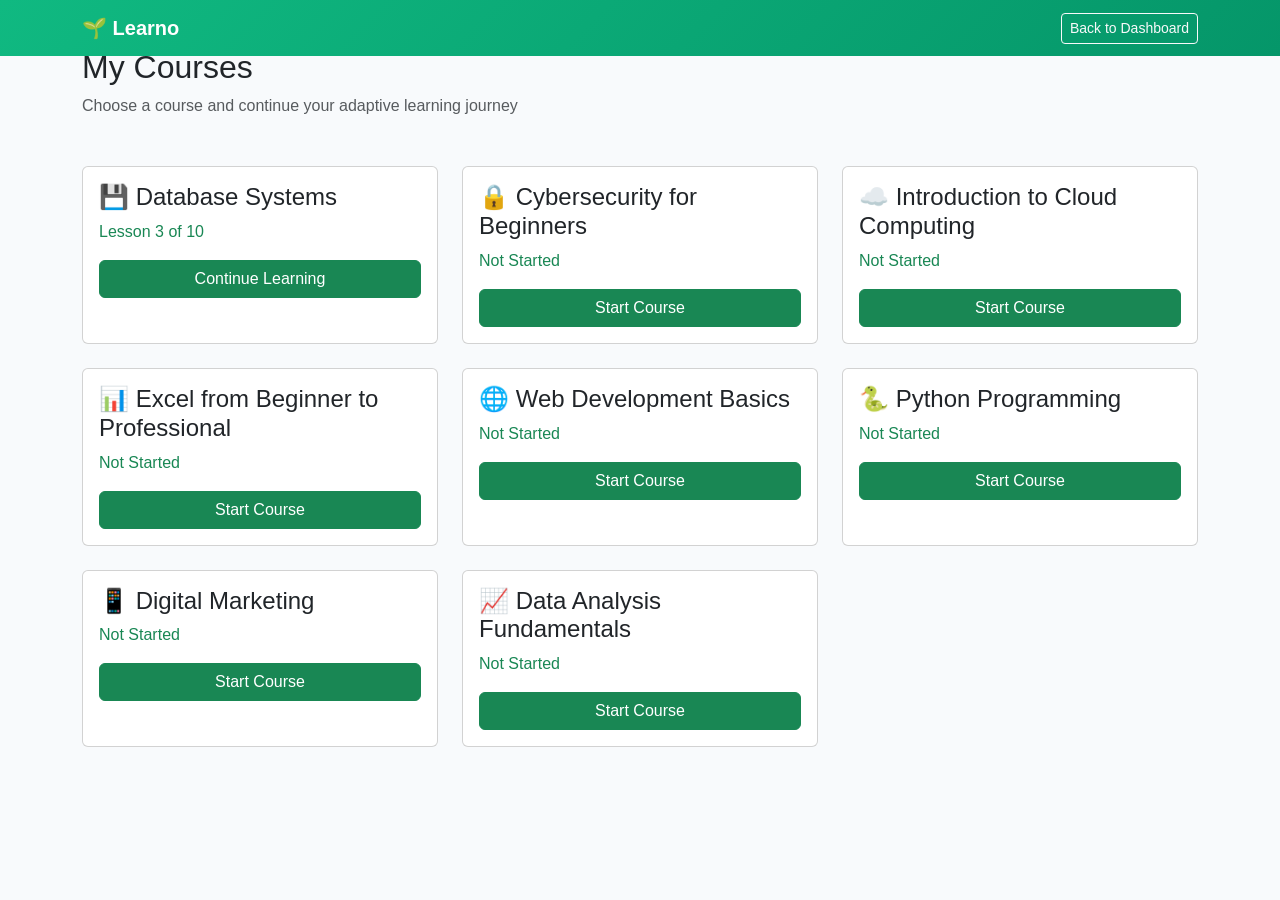
<file: courses.html>
<!doctype html>
<html lang="en">
  <head>
    <meta charset="UTF-8" />
    <meta name="viewport" content="width=device-width, initial-scale=1.0" />
    <title>Learno - My Courses</title>
    <link
      href="https://cdn.jsdelivr.net/npm/bootstrap@5.3.2/dist/css/bootstrap.min.css"
      rel="stylesheet"
    />
    <style>
      body {
        background: #f8fafc;
        font-family: "Segoe UI", sans-serif;
      }
      .navbar {
        background: linear-gradient(135deg, #10b981, #059669) !important;
      }
      .course-card {
        transition: all 0.3s;
      }
      .course-card:hover {
        transform: translateY(-10px);
        box-shadow: 0 15px 35px rgba(16, 185, 129, 0.15);
      }
    </style>
  </head>
  <body>
    <nav class="navbar navbar-expand-lg navbar-dark fixed-top">
      <div class="container">
        <a class="navbar-brand fw-bold" href="dashboard.html">🌱 Learno</a>
        <a href="dashboard.html" class="btn btn-outline-light btn-sm"
          >Back to Dashboard</a
        >
      </div>
    </nav>

    <div class="container mt-5" style="margin-top: 100px">
      <h2 class="mb-2">My Courses</h2>
      <p class="text-muted mb-5">
        Choose a course and continue your adaptive learning journey
      </p>

      <div class="row" id="coursesContainer"></div>
    </div>

    <script>
      const courses = [
        {
          title: "Database Systems",
          emoji: "💾",
          progress: "Lesson 3 of 10",
          status: "In Progress",
          buttonText: "Continue Learning",
          link: "learning.html",
        },
        {
          title: "Cybersecurity for Beginners",
          emoji: "🔒",
          progress: "Not Started",
          status: "Available",
          buttonText: "Start Course",
          link: "#",
        },
        {
          title: "Introduction to Cloud Computing",
          emoji: "☁️",
          progress: "Not Started",
          status: "Available",
          buttonText: "Start Course",
          link: "#",
        },
        {
          title: "Excel from Beginner to Professional",
          emoji: "📊",
          progress: "Not Started",
          status: "Available",
          buttonText: "Start Course",
          link: "#",
        },
        {
          title: "Web Development Basics",
          emoji: "🌐",
          progress: "Not Started",
          status: "Available",
          buttonText: "Start Course",
          link: "#",
        },
        {
          title: "Python Programming",
          emoji: "🐍",
          progress: "Not Started",
          status: "Available",
          buttonText: "Start Course",
          link: "#",
        },
        {
          title: "Digital Marketing",
          emoji: "📱",
          progress: "Not Started",
          status: "Available",
          buttonText: "Start Course",
          link: "#",
        },
        {
          title: "Data Analysis Fundamentals",
          emoji: "📈",
          progress: "Not Started",
          status: "Available",
          buttonText: "Start Course",
          link: "#",
        },
      ];

      const container = document.getElementById("coursesContainer");
      courses.forEach((course) => {
        const card = `
        <div class="col-md-6 col-lg-4 mb-4">
          <div class="card course-card h-100">
            <div class="card-body">
              <h4>${course.emoji} ${course.title}</h4>
              <p class="text-success">${course.progress}</p>
              <button class="btn btn-success w-100" onclick="window.location.href='${course.link}'">
                ${course.buttonText}
              </button>
            </div>
          </div>
        </div>
      `;
        container.innerHTML += card;
      });
    </script>
  </body>
</html>
</file>
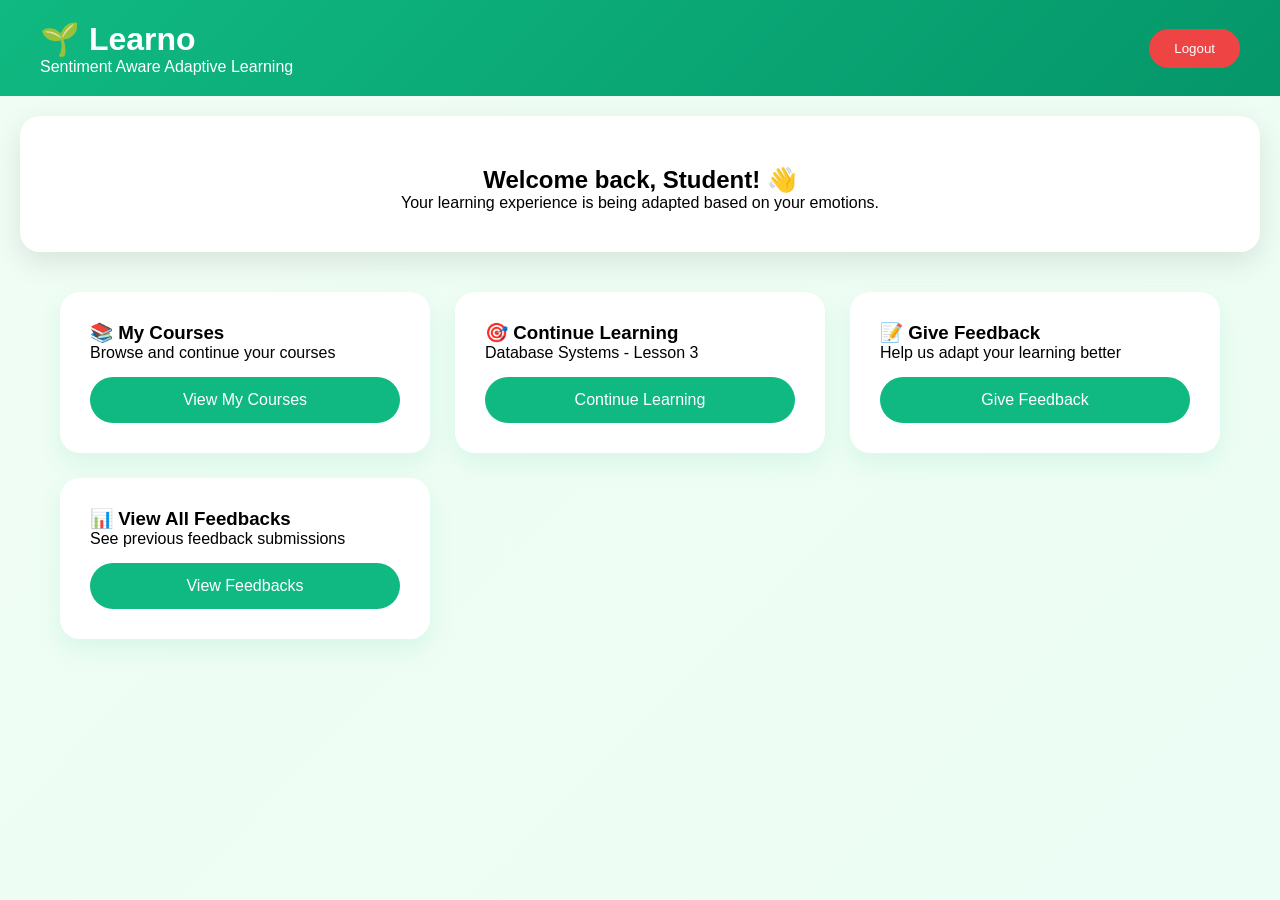
<file: dashboard.html>
<!doctype html>
<html lang="en">
  <head>
    <meta charset="UTF-8" />
    <meta name="viewport" content="width=device-width, initial-scale=1.0" />
    <title>Learno - Dashboard</title>
    <style>
      * {
        margin: 0;
        padding: 0;
        box-sizing: border-box;
      }
      body {
        font-family: "Segoe UI", sans-serif;
        background: linear-gradient(135deg, #f0fdf4 0%, #ecfdf5 100%);
        min-height: 100vh;
      }
      .header {
        background: linear-gradient(135deg, #10b981, #059669);
        color: white;
        padding: 20px 40px;
        display: flex;
        justify-content: space-between;
        align-items: center;
      }
      .welcome-section {
        text-align: center;
        padding: 50px 20px 40px;
        background: white;
        margin: 20px;
        border-radius: 20px;
        box-shadow: 0 10px 30px rgba(0, 0, 0, 0.1);
      }
      .container {
        max-width: 1200px;
        margin: 0 auto;
        padding: 20px;
        display: grid;
        grid-template-columns: repeat(auto-fit, minmax(320px, 1fr));
        gap: 25px;
      }
      .card {
        background: white;
        padding: 30px;
        border-radius: 20px;
        box-shadow: 0 10px 25px rgba(16, 185, 129, 0.1);
        transition: transform 0.3s;
      }
      .card:hover {
        transform: translateY(-8px);
      }
      .btn {
        background: #10b981;
        color: white;
        border: none;
        padding: 14px 30px;
        border-radius: 50px;
        font-size: 16px;
        cursor: pointer;
        width: 100%;
        margin-top: 15px;
      }
      .logout-btn {
        background: #ef4444;
        color: white;
        border: none;
        padding: 12px 25px;
        border-radius: 50px;
        cursor: pointer;
      }
    </style>
  </head>
  <body>
    <div class="header">
      <div>
        <h1>🌱 Learno</h1>
        <p>Sentiment Aware Adaptive Learning</p>
      </div>
      <button class="logout-btn" onclick="logout()">Logout</button>
    </div>

    <div class="welcome-section">
      <h2 id="welcomeText">Welcome back, Student! 👋</h2>
      <p>Your learning experience is being adapted based on your emotions.</p>
    </div>

    <div class="container">
      <div class="card">
        <h3>📚 My Courses</h3>
        <p>Browse and continue your courses</p>
        <button class="btn" onclick="window.location.href = 'courses.html'">
          View My Courses
        </button>
      </div>

      <div class="card">
        <h3>🎯 Continue Learning</h3>
        <p>Database Systems - Lesson 3</p>
        <button class="btn" onclick="window.location.href = 'learning.html'">
          Continue Learning
        </button>
      </div>

      <div class="card">
        <h3>📝 Give Feedback</h3>
        <p>Help us adapt your learning better</p>
        <button class="btn" onclick="window.location.href = 'feedback.html'">
          Give Feedback
        </button>
      </div>

      <div class="card">
        <h3>📊 View All Feedbacks</h3>
        <p>See previous feedback submissions</p>
        <button
          class="btn"
          onclick="window.location.href = 'view-feedback.html'"
        >
          View Feedbacks
        </button>
      </div>
    </div>

    <script>
      window.addEventListener("load", () => {
        const user = JSON.parse(localStorage.getItem("currentUser"));
        if (user) {
          document.getElementById("welcomeText").textContent =
            `Welcome back, ${user.name}! 👋`;
        }
      });

      function logout() {
        if (confirm("Are you sure you want to logout?")) {
          localStorage.removeItem("currentUser");
          window.location.href = "landing.html";
        }
      }
    </script>
  </body>
</html>
</file>
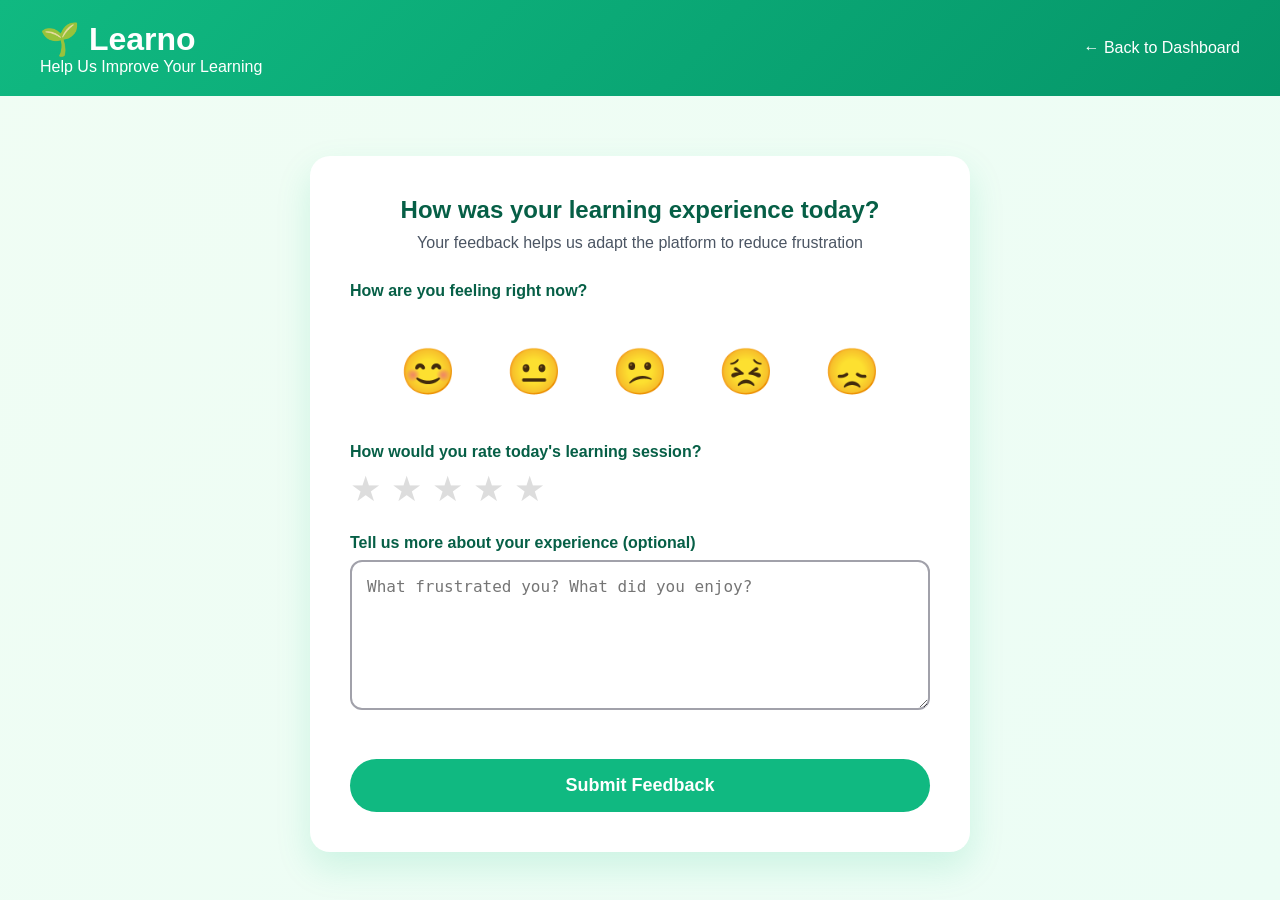
<file: feedback.html>
<!doctype html>
<html lang="en">
  <head>
    <meta charset="UTF-8" />
    <meta name="viewport" content="width=device-width, initial-scale=1.0" />
    <title>Learno - Feedback</title>
    <style>
      * {
        margin: 0;
        padding: 0;
        box-sizing: border-box;
      }

      body {
        font-family: "Segoe UI", sans-serif;
        background: linear-gradient(135deg, #f0fdf4 0%, #ecfdf5 100%);
        min-height: 100vh;
      }

      .header {
        background: linear-gradient(135deg, #10b981, #059669);
        color: white;
        padding: 20px 40px;
        display: flex;
        justify-content: space-between;
        align-items: center;
      }

      .container {
        max-width: 700px;
        margin: 40px auto;
        padding: 20px;
      }

      .feedback-box {
        background: white;
        padding: 40px;
        border-radius: 20px;
        box-shadow: 0 15px 35px rgba(16, 185, 129, 0.15);
      }

      h2 {
        text-align: center;
        color: #065f46;
        margin-bottom: 10px;
      }

      .subtitle {
        text-align: center;
        color: #4b5563;
        margin-bottom: 30px;
      }

      .emotion-selection {
        display: flex;
        justify-content: center;
        gap: 20px;
        margin: 30px 0;
      }

      .emotion {
        font-size: 45px;
        cursor: pointer;
        padding: 15px;
        border-radius: 15px;
        transition: all 0.3s;
      }

      .emotion:hover,
      .emotion.selected {
        transform: scale(1.2);
        background: #ecfdf5;
      }

      .input-group {
        margin-bottom: 25px;
      }

      label {
        display: block;
        margin-bottom: 8px;
        font-weight: 600;
        color: #065f46;
      }

      textarea {
        width: 100%;
        height: 150px;
        padding: 15px;
        border: 2px solid #a1a1aa;
        border-radius: 12px;
        font-size: 16px;
        resize: vertical;
      }

      .rating {
        display: flex;
        gap: 10px;
      }

      .star {
        font-size: 35px;
        cursor: pointer;
        color: #ddd;
      }

      .star.active {
        color: #10b981;
      }

      button {
        width: 100%;
        padding: 16px;
        background: #10b981;
        color: white;
        border: none;
        border-radius: 50px;
        font-size: 18px;
        font-weight: 600;
        cursor: pointer;
        margin-top: 20px;
      }

      button:hover {
        background: #059669;
      }
    </style>
  </head>
  <body>
    <div class="header">
      <div>
        <h1>🌱 Learno</h1>
        <p>Help Us Improve Your Learning</p>
      </div>
      <a href="dashboard.html" style="color: white; text-decoration: none"
        >← Back to Dashboard</a
      >
    </div>

    <div class="container">
      <div class="feedback-box">
        <h2>How was your learning experience today?</h2>
        <p class="subtitle">
          Your feedback helps us adapt the platform to reduce frustration
        </p>

        <form id="feedbackForm">
          <!-- Emotion Selection -->
          <div class="input-group">
            <label>How are you feeling right now?</label>
            <div class="emotion-selection" id="emotions">
              <span class="emotion" data-value="😊">😊</span>
              <span class="emotion" data-value="😐">😐</span>
              <span class="emotion" data-value="😕">😕</span>
              <span class="emotion" data-value="😣">😣</span>
              <span class="emotion" data-value="😞">😞</span>
            </div>
          </div>

          <!-- Rating -->
          <div class="input-group">
            <label>How would you rate today's learning session?</label>
            <div class="rating" id="stars">
              <span class="star" data-value="1">★</span>
              <span class="star" data-value="2">★</span>
              <span class="star" data-value="3">★</span>
              <span class="star" data-value="4">★</span>
              <span class="star" data-value="5">★</span>
            </div>
          </div>

          <!-- Comment -->
          <div class="input-group">
            <label>Tell us more about your experience (optional)</label>
            <textarea
              id="comment"
              placeholder="What frustrated you? What did you enjoy?"
            ></textarea>
          </div>

          <button type="submit">Submit Feedback</button>
        </form>
      </div>
    </div>

    <script>
      let selectedEmotion = "";
      let selectedRating = 0;

      // Emotion Selection
      document.querySelectorAll(".emotion").forEach((emo) => {
        emo.addEventListener("click", () => {
          document
            .querySelectorAll(".emotion")
            .forEach((e) => e.classList.remove("selected"));
          emo.classList.add("selected");
          selectedEmotion = emo.getAttribute("data-value");
        });
      });

      // Star Rating
      document.querySelectorAll(".star").forEach((star) => {
        star.addEventListener("click", () => {
          selectedRating = parseInt(star.getAttribute("data-value"));
          document.querySelectorAll(".star").forEach((s) => {
            s.classList.toggle(
              "active",
              parseInt(s.getAttribute("data-value")) <= selectedRating,
            );
          });
        });
      });

      // Form Submit
      document
        .getElementById("feedbackForm")
        .addEventListener("submit", function (e) {
          e.preventDefault();

          const comment = document.getElementById("comment").value.trim();

          if (!selectedEmotion) {
            alert("Please select an emotion 😊");
            return;
          }

          if (selectedRating === 0) {
            alert("Please give a rating");
            return;
          }

          // Save feedback to Local Storage
          const feedback = {
            emotion: selectedEmotion,
            rating: selectedRating,
            comment: comment,
            date: new Date().toLocaleString(),
            user:
              JSON.parse(localStorage.getItem("currentUser"))?.name ||
              "Student",
          };

          let feedbacks = JSON.parse(localStorage.getItem("feedbacks")) || [];
          feedbacks.push(feedback);
          localStorage.setItem("feedbacks", JSON.stringify(feedbacks));

          alert(
            "✅ Thank you for your feedback!\n\nWe will use this to improve your learning experience.",
          );

          // Reset form
          document.getElementById("feedbackForm").reset();
          document
            .querySelectorAll(".emotion")
            .forEach((e) => e.classList.remove("selected"));
          document
            .querySelectorAll(".star")
            .forEach((s) => s.classList.remove("active"));
          selectedEmotion = "";
          selectedRating = 0;
        });
    </script>
  </body>
</html>
</file>
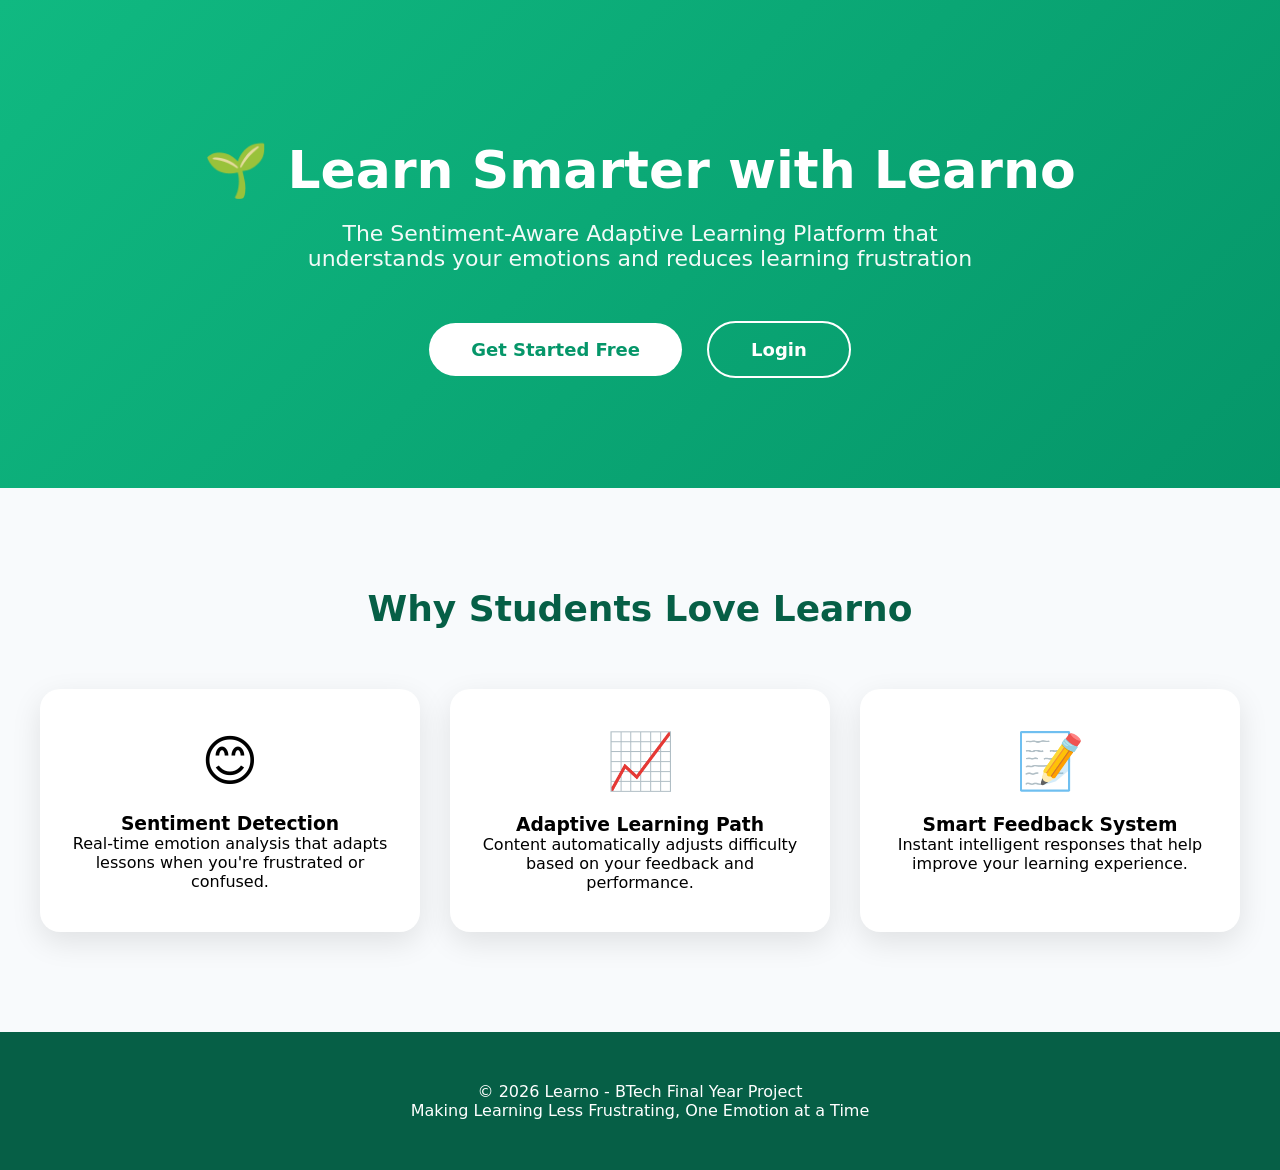
<file: landing.html>
<!doctype html>
<html lang="en">
  <head>
    <meta charset="UTF-8" />
    <meta name="viewport" content="width=device-width, initial-scale=1.0" />
    <title>Learno - Adaptive Learning Platform</title>
    <style>
      * {
        margin: 0;
        padding: 0;
        box-sizing: border-box;
      }
      body {
        font-family: "Segoe UI", system-ui, sans-serif;
      }
      .hero {
        background: linear-gradient(135deg, #10b981, #059669);
        color: white;
        text-align: center;
        padding: 140px 20px 100px;
      }
      .hero h1 {
        font-size: 52px;
        margin-bottom: 20px;
      }
      .hero p {
        font-size: 22px;
        max-width: 700px;
        margin: 0 auto 40px;
        opacity: 0.95;
      }
      .btn {
        display: inline-block;
        padding: 16px 42px;
        margin: 10px;
        border-radius: 50px;
        font-size: 18px;
        font-weight: 600;
        text-decoration: none;
        transition: 0.3s;
      }
      .btn-primary {
        background: white;
        color: #059669;
      }
      .btn-primary:hover {
        transform: translateY(-5px);
        box-shadow: 0 10px 20px rgba(0, 0, 0, 0.2);
      }
      .btn-secondary {
        background: transparent;
        color: white;
        border: 2px solid white;
      }
      .features {
        padding: 100px 20px;
        background: #f8fafc;
      }
      .container {
        max-width: 1200px;
        margin: 0 auto;
      }
      .section-title {
        text-align: center;
        font-size: 36px;
        margin-bottom: 60px;
        color: #065f46;
      }
      .feature-grid {
        display: grid;
        grid-template-columns: repeat(auto-fit, minmax(320px, 1fr));
        gap: 30px;
      }
      .feature-card {
        background: white;
        padding: 40px 30px;
        border-radius: 20px;
        text-align: center;
        box-shadow: 0 10px 30px rgba(0, 0, 0, 0.1);
        transition: 0.3s;
      }
      .feature-card:hover {
        transform: translateY(-10px);
      }
      .emoji {
        font-size: 55px;
        margin-bottom: 20px;
      }
      .footer {
        background: #065f46;
        color: white;
        text-align: center;
        padding: 50px 20px;
      }
    </style>
  </head>
  <body>
    <section class="hero">
      <div class="container">
        <h1>🌱 Learn Smarter with Learno</h1>
        <p>
          The Sentiment-Aware Adaptive Learning Platform that understands your
          emotions and reduces learning frustration
        </p>
        <a href="register.html" class="btn btn-primary">Get Started Free</a>
        <a href="index.html" class="btn btn-secondary">Login</a>
      </div>
    </section>

    <section class="features">
      <div class="container">
        <h2 class="section-title">Why Students Love Learno</h2>

        <div class="feature-grid">
          <div class="feature-card">
            <div class="emoji">😊</div>
            <h3>Sentiment Detection</h3>
            <p>
              Real-time emotion analysis that adapts lessons when you're
              frustrated or confused.
            </p>
          </div>
          <div class="feature-card">
            <div class="emoji">📈</div>
            <h3>Adaptive Learning Path</h3>
            <p>
              Content automatically adjusts difficulty based on your feedback
              and performance.
            </p>
          </div>
          <div class="feature-card">
            <div class="emoji">📝</div>
            <h3>Smart Feedback System</h3>
            <p>
              Instant intelligent responses that help improve your learning
              experience.
            </p>
          </div>
        </div>
      </div>
    </section>

    <footer class="footer">
      <p>&copy; 2026 Learno - BTech Final Year Project</p>
      <p>Making Learning Less Frustrating, One Emotion at a Time</p>
    </footer>
  </body>
</html>
</file>
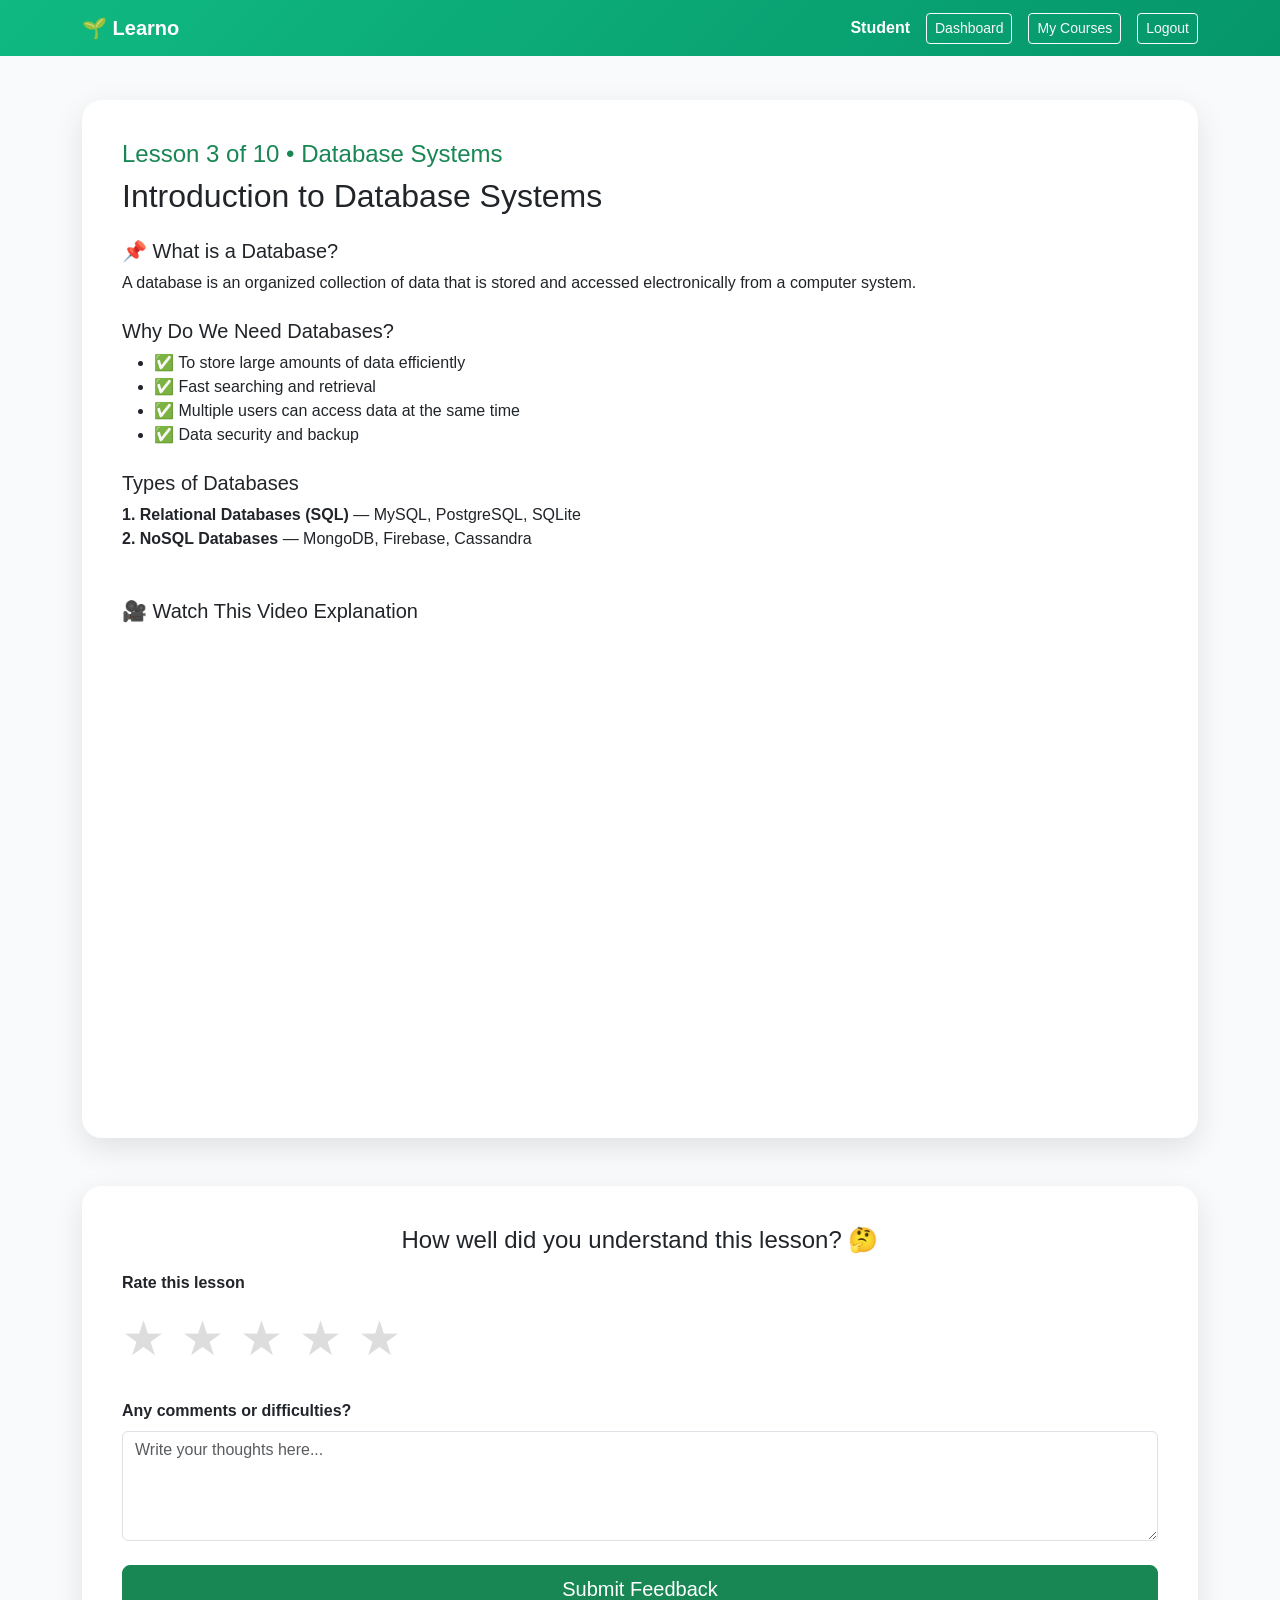
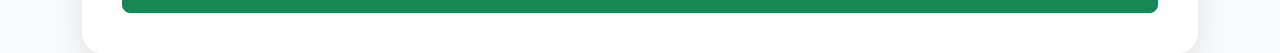
<file: learning.html>
<!doctype html>
<html lang="en">
  <head>
    <meta charset="UTF-8" />
    <meta name="viewport" content="width=device-width, initial-scale=1.0" />
    <title>Learno - Database Systems</title>
    <link
      href="https://cdn.jsdelivr.net/npm/bootstrap@5.3.2/dist/css/bootstrap.min.css"
      rel="stylesheet"
    />
    <style>
      body {
        background: #f8fafc;
        font-family: "Segoe UI", sans-serif;
      }
      .navbar {
        background: linear-gradient(135deg, #10b981, #059669) !important;
      }
      .content-card,
      .feedback-box {
        background: white;
        padding: 40px;
        border-radius: 20px;
        box-shadow: 0 10px 30px rgba(0, 0, 0, 0.1);
      }
      .star {
        font-size: 48px;
        cursor: pointer;
        color: #ddd;
        transition: all 0.2s;
      }
      .star:hover {
        transform: scale(1.2);
      }
      .star.active {
        color: #10b981;
      }
    </style>
  </head>
  <body>
    <nav class="navbar navbar-expand-lg navbar-dark fixed-top">
      <div class="container">
        <a class="navbar-brand fw-bold" href="dashboard.html">🌱 Learno</a>
        <div class="d-flex align-items-center gap-3">
          <div class="text-white text-end">
            <strong id="studentName">Student</strong>
          </div>
          <a href="dashboard.html" class="btn btn-outline-light btn-sm"
            >Dashboard</a
          >
          <a href="courses.html" class="btn btn-outline-light btn-sm"
            >My Courses</a
          >
          <button class="btn btn-outline-light btn-sm" onclick="logout()">
            Logout
          </button>
        </div>
      </div>
    </nav>

    <div class="container" style="margin-top: 100px">
      <div class="content-card mb-5">
        <h4 class="text-success">Lesson 3 of 10 • Database Systems</h4>
        <h2>Introduction to Database Systems</h2>

        <div class="mt-4">
          <h5>📌 What is a Database?</h5>
          <p>
            A database is an organized collection of data that is stored and
            accessed electronically from a computer system.
          </p>

          <h5 class="mt-4">Why Do We Need Databases?</h5>
          <ul>
            <li>✅ To store large amounts of data efficiently</li>
            <li>✅ Fast searching and retrieval</li>
            <li>✅ Multiple users can access data at the same time</li>
            <li>✅ Data security and backup</li>
          </ul>

          <h5 class="mt-4">Types of Databases</h5>
          <p>
            <strong>1. Relational Databases (SQL)</strong> — MySQL, PostgreSQL,
            SQLite<br />
            <strong>2. NoSQL Databases</strong> — MongoDB, Firebase, Cassandra
          </p>
        </div>

        <div class="mt-5">
          <h5>🎥 Watch This Video Explanation</h5>
          <iframe
            width="100%"
            height="460"
            src="https://www.youtube.com/embed/9f5i4p6z3fY"
            title="Database Tutorial"
            frameborder="0"
            allowfullscreen
          ></iframe>
        </div>
      </div>

      <!-- Feedback Section -->
      <div class="feedback-box">
        <h4 class="text-center mb-3">
          How well did you understand this lesson? 🤔
        </h4>
        <form id="lessonFeedbackForm">
          <div class="mb-4">
            <label class="form-label fw-bold">Rate this lesson</label>
            <div class="d-flex gap-3 fs-1" id="starRating">
              <span class="star" data-value="1">★</span>
              <span class="star" data-value="2">★</span>
              <span class="star" data-value="3">★</span>
              <span class="star" data-value="4">★</span>
              <span class="star" data-value="5">★</span>
            </div>
          </div>

          <div class="mb-4">
            <label class="form-label fw-bold"
              >Any comments or difficulties?</label
            >
            <textarea
              id="lessonComment"
              class="form-control"
              rows="4"
              placeholder="Write your thoughts here..."
            ></textarea>
          </div>

          <button type="submit" class="btn btn-success btn-lg w-100">
            Submit Feedback
          </button>
        </form>
      </div>

      <!-- Adaptive Response -->
      <div
        id="adaptiveResponse"
        class="p-4 mt-4 rounded"
        style="
          background: #ecfdf5;
          border-left: 6px solid #10b981;
          display: none;
        "
      >
        <h5 class="text-success">🎯 Learno Adaptive Response</h5>
        <div id="responseContent"></div>
      </div>
    </div>

    <script>
      let selectedRating = 0;

      document.querySelectorAll(".star").forEach((star) => {
        star.addEventListener("click", () => {
          selectedRating = parseInt(star.getAttribute("data-value"));
          document.querySelectorAll(".star").forEach((s) => {
            s.classList.toggle(
              "active",
              parseInt(s.getAttribute("data-value")) <= selectedRating,
            );
          });
        });
      });

      document
        .getElementById("lessonFeedbackForm")
        .addEventListener("submit", function (e) {
          e.preventDefault();
          if (selectedRating === 0) return alert("Please rate the lesson!");

          const responseArea = document.getElementById("adaptiveResponse");
          const responseText = document.getElementById("responseContent");

          let message =
            selectedRating >= 4
              ? `<p><strong>Excellent understanding!</strong> 🚀 We'll keep the current pace.</p>`
              : selectedRating >= 3
                ? `<p>Good progress! Next lesson will include more practical examples.</p>`
                : `<p>We detected some challenges. The next lesson has been simplified for better understanding. 💪</p>`;

          responseText.innerHTML = message;
          responseArea.style.display = "block";

          alert("✅ Feedback submitted! Your learning path has been adapted.");
        });

      window.onload = () => {
        const user = JSON.parse(localStorage.getItem("currentUser"));
        if (user)
          document.getElementById("studentName").textContent = user.name;
      };

      function logout() {
        if (confirm("Logout?")) {
          localStorage.removeItem("currentUser");
          window.location.href = "landing.html";
        }
      }
    </script>
  </body>
</html>
</file>
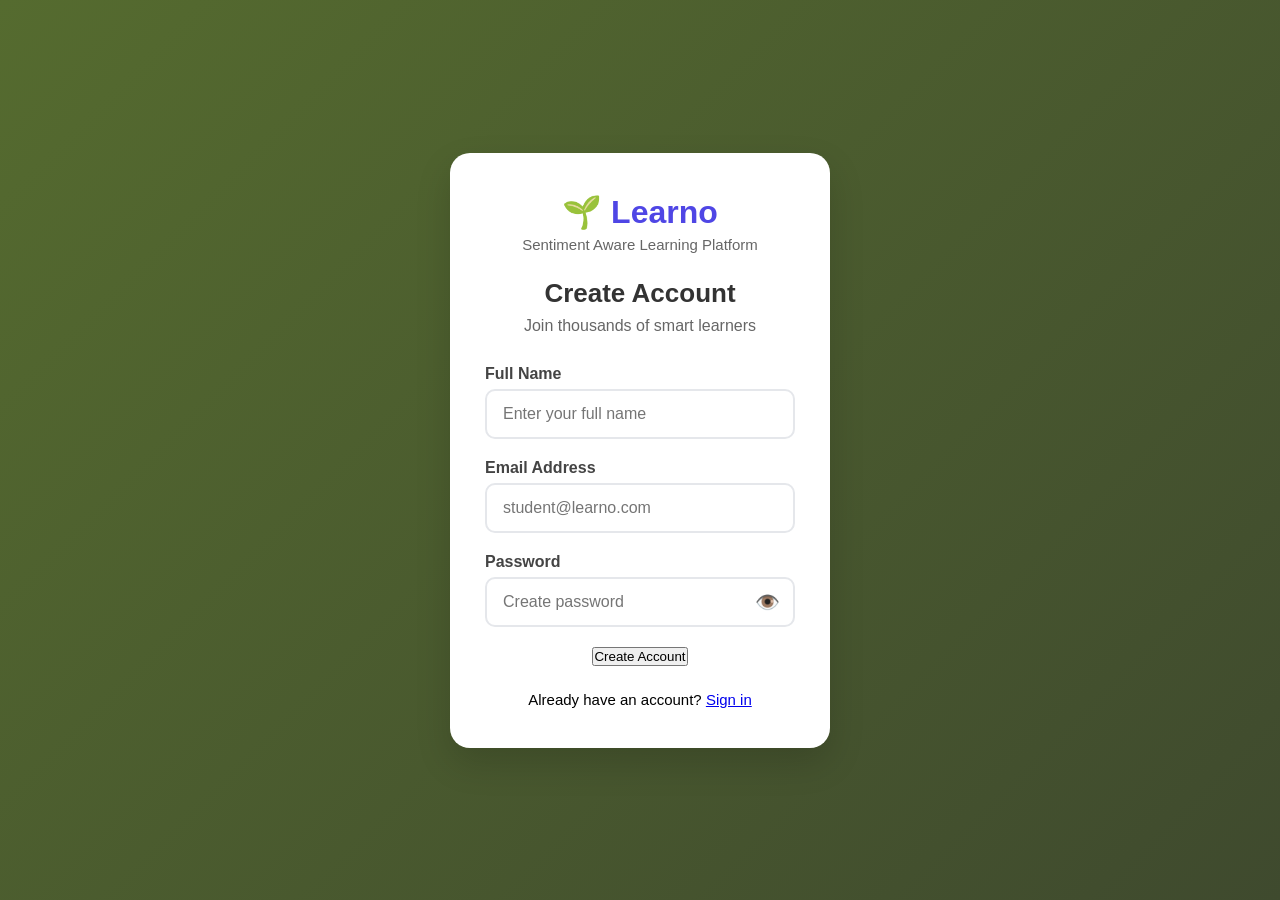
<file: register.html>
<!doctype html>
<html lang="en">
  <head>
    <meta charset="UTF-8" />
    <meta name="viewport" content="width=device-width, initial-scale=1.0" />
    <title>Learno - Register</title>
    <link rel="stylesheet" href="style.css" />
  </head>
  <body>
    <div class="container">
      <div class="login-box">
        <div class="header">
          <h1>🌱 Learno</h1>
          <p>Sentiment Aware Learning Platform</p>
        </div>

        <h2>Create Account</h2>
        <p class="subtitle">Join thousands of smart learners</p>

        <form id="registerForm">
          <div class="input-group">
            <label for="fullname">Full Name</label>
            <input
              type="text"
              id="fullname"
              placeholder="Enter your full name"
              required
            />
            <span class="error" id="nameError"></span>
          </div>

          <div class="input-group">
            <label for="email">Email Address</label>
            <input
              type="email"
              id="email"
              placeholder="student@learno.com"
              required
            />
            <span class="error" id="emailError"></span>
          </div>

          <div class="input-group">
            <label for="password">Password</label>
            <div class="password-wrapper">
              <input
                type="password"
                id="password"
                placeholder="Create password"
                required
              />
              <button type="button" id="togglePassword" class="toggle-btn">
                👁️
              </button>
            </div>
            <span class="error" id="passwordError"></span>
          </div>

          <button type="submit" id="registerBtn">Create Account</button>
        </form>

        <p class="signup">
          Already have an account? <a href="index.html">Sign in</a>
        </p>
      </div>
    </div>

    <script src="script.js"></script>
  </body>
</html>
</file>
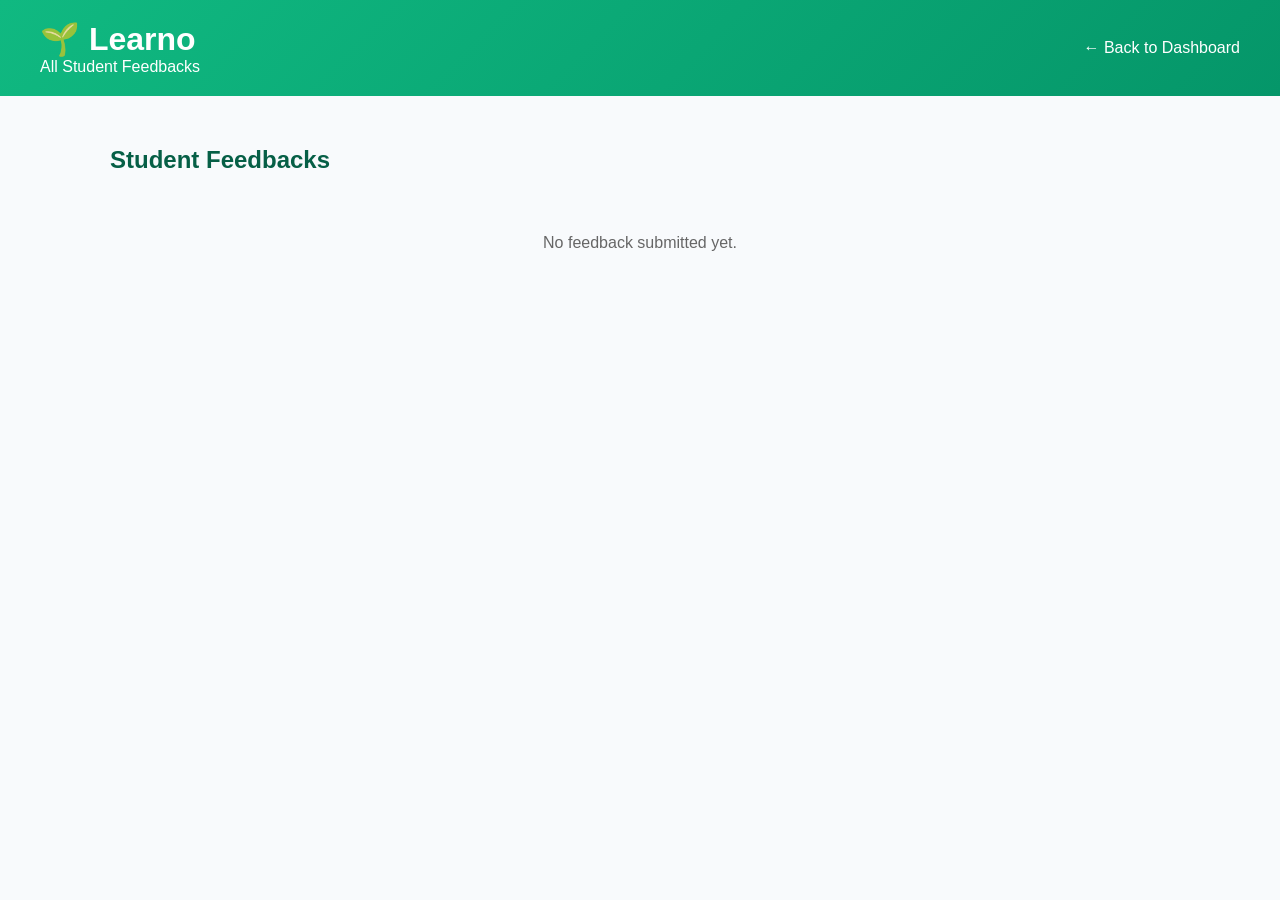
<file: view-feedback.html>
<!doctype html>
<html lang="en">
  <head>
    <meta charset="UTF-8" />
    <meta name="viewport" content="width=device-width, initial-scale=1.0" />
    <title>Learno - All Feedbacks</title>
    <style>
      * {
        margin: 0;
        padding: 0;
        box-sizing: border-box;
      }
      body {
        font-family: "Segoe UI", sans-serif;
        background: #f8fafc;
        min-height: 100vh;
      }
      .header {
        background: linear-gradient(135deg, #10b981, #059669);
        color: white;
        padding: 20px 40px;
        display: flex;
        justify-content: space-between;
        align-items: center;
      }
      .container {
        max-width: 1100px;
        margin: 30px auto;
        padding: 20px;
      }
      .card {
        background: white;
        padding: 25px;
        border-radius: 16px;
        box-shadow: 0 5px 15px rgba(0, 0, 0, 0.08);
        margin-bottom: 20px;
      }
      .feedback-item {
        border-bottom: 1px solid #e2e8f0;
        padding-bottom: 20px;
        margin-bottom: 20px;
      }
      .feedback-item:last-child {
        border-bottom: none;
        margin-bottom: 0;
      }
      .emotion {
        font-size: 28px;
      }
      .date {
        font-size: 14px;
        color: #64748b;
      }
      .rating {
        color: #10b981;
        font-size: 18px;
      }
    </style>
  </head>
  <body>
    <div class="header">
      <div>
        <h1>🌱 Learno</h1>
        <p>All Student Feedbacks</p>
      </div>
      <a href="dashboard.html" style="color: white; text-decoration: none"
        >← Back to Dashboard</a
      >
    </div>

    <div class="container">
      <h2 style="margin-bottom: 20px; color: #065f46">Student Feedbacks</h2>
      <div id="feedbackList"></div>
    </div>

    <script>
      function loadFeedbacks() {
        const feedbacks = JSON.parse(localStorage.getItem("feedbacks")) || [];
        const container = document.getElementById("feedbackList");

        if (feedbacks.length === 0) {
          container.innerHTML =
            "<p style='text-align:center; color:#666; padding:40px;'>No feedback submitted yet.</p>";
          return;
        }

        let html = "";
        feedbacks.reverse().forEach((fb) => {
          html += `
          <div class="card feedback-item">
            <p><strong>${fb.user}</strong> • <span class="date">${fb.date}</span></p>
            <p class="emotion">Emotion: ${fb.emotion}</p>
            <p class="rating">Rating: ${"★".repeat(fb.rating)}</p>
            ${fb.comment ? `<p><strong>Comment:</strong> ${fb.comment}</p>` : ""}
          </div>
        `;
        });

        container.innerHTML = html;
      }

      // Load feedbacks when page opens
      window.onload = loadFeedbacks;
    </script>
  </body>
</html>
</file>
<file: style.css>
* {
  margin: 0;
  padding: 0;
  box-sizing: border-box;
}

body {
  font-family: "Segoe UI", Tahoma, Geneva, Verdana, sans-serif;
  background: linear-gradient(135deg, #667eea 0%, #764ba2 100%);
  height: 100vh;
  display: flex;
  align-items: center;
  justify-content: center;
}

.container {
  width: 100%;
  max-width: 420px;
  padding: 20px;
}

.login-box {
  background: white;
  padding: 40px 35px;
  border-radius: 20px;
  box-shadow: 0 15px 35px rgba(0, 0, 0, 0.15);
  text-align: center;
}

.header h1 {
  font-size: 32px;
  color: #4f46e5;
  margin-bottom: 5px;
}

.header p {
  color: #666;
  font-size: 15px;
}

h2 {
  margin: 25px 0 8px;
  font-size: 26px;
  color: #333;
}

.subtitle {
  color: #666;
  margin-bottom: 30px;
}

.input-group {
  margin-bottom: 20px;
  text-align: left;
}

label {
  display: block;
  margin-bottom: 6px;
  font-weight: 600;
  color: #444;
}

input {
  width: 100%;
  padding: 14px 16px;
  border: 2px solid #e5e7eb;
  border-radius: 10px;
  font-size: 16px;
  transition: all 0.3s;
}

input:focus {
  border-color: #4f46e5;
  box-shadow: 0 0 0 4px rgba(79, 70, 229, 0.1);
  outline: none;
}

.password-wrapper {
  position: relative;
}

.toggle-btn {
  position: absolute;
  right: 15px;
  top: 50%;
  transform: translateY(-50%);
  background: none;
  border: none;
  font-size: 20px;
  cursor: pointer;
}

.error {
  color: #ef4444;
  font-size: 14px;
  margin-top: 5px;
  display: none;
}

.options {
  display: flex;
  justify-content: space-between;
  align-items: center;
  margin: 15px 0;
  font-size: 14px;
}

.remember-me {
  display: flex;
  align-items: center;
  gap: 6px;
  cursor: pointer;
}

.forgot {
  color: #4f46e5;
  text-decoration: none;
}

.forgot:hover {
  text-decoration: underline;
}

#loginBtn {
  width: 100%;
  padding: 14px;
  background: #4f46e5;
  color: white;
  border: none;
  border-radius: 10px;
  font-size: 16px;
  font-weight: 600;
  cursor: pointer;
  margin-top: 10px;
  transition: all 0.3s;
}

#loginBtn:hover {
  background: #4338ca;
  transform: translateY(-2px);
}

#loginBtn:disabled {
  background: #94a3b8;
  cursor: not-allowed;
  transform: none;
}

.signup {
  margin-top: 25px;
  font-size: 15px;
}
/* Social Login */
.social-login {
  margin: 20px 0;
}

.google-btn {
  width: 100%;
  padding: 14px;
  background: white;
  border: 2px solid #4285f4;
  color: #4285f4;
  border-radius: 10px;
  font-size: 16px;
  font-weight: 500;
  cursor: pointer;
  display: flex;
  align-items: center;
  justify-content: center;
  gap: 10px;
}

.google-btn:hover {
  background: #f8f9fa;
}

/* Modal */
.modal {
  display: none;
  position: fixed;
  top: 0; left: 0;
  width: 100%; height: 100%;
  background: rgba(0,0,0,0.6);
  z-index: 1000;
  align-items: center;
  justify-content: center;
}

.modal-content {
  background: white;
  padding: 30px;
  border-radius: 15px;
  width: 90%;
  max-width: 400px;
  text-align: center;
}

.modal-input {
  width: 100%;
  padding: 12px;
  margin: 15px 0;
  border: 2px solid #ddd;
  border-radius: 8px;
}/* New Login Page Background - Different Green Shade */
body {
  background: linear-gradient(135deg, #0f766e 0%, #134e4a 100%);
}

/* Google Button */
.google-btn {
  width: 100%;
  padding: 14px;
  background: white;
  border: 2px solid #4285f4;
  color: #4285f4;
  border-radius: 10px;
  font-size: 16px;
  font-weight: 500;
  cursor: pointer;
  display: flex;
  align-items: center;
  justify-content: center;
  gap: 10px;
  margin: 15px 0;
}

.google-btn:hover {
  background: #f8f9fa;
}

/* Modern Forgot Password Modal */
.modal {
  display: none;
  position: fixed;
  top: 0; left: 0;
  width: 100%; height: 100%;
  background: rgba(0,0,0,0.7);
  z-index: 2000;
  align-items: center;
  justify-content: center;
}

.modal-content {
  background: white;
  padding: 35px;
  border-radius: 16px;
  width: 90%;
  max-width: 420px;
  position: relative;
  text-align: center;
}

.close-modal {
  position: absolute;
  top: 15px;
  right: 20px;
  font-size: 28px;
  cursor: pointer;
  color: #666;
}

.close-modal:hover {
  color: #000;
}/* Olive Green Theme for Login Page */
body {
  background: linear-gradient(135deg, #556b2f 0%, #3f4a2e 100%);
}

.login-btn, #loginBtn {
  background: #556b2f;
}

.login-btn:hover, #loginBtn:hover {
  background: #3f4a2e;
}

.google-btn {
  border-color: #556b2f;
  color: #556b2f;
}
</file>
